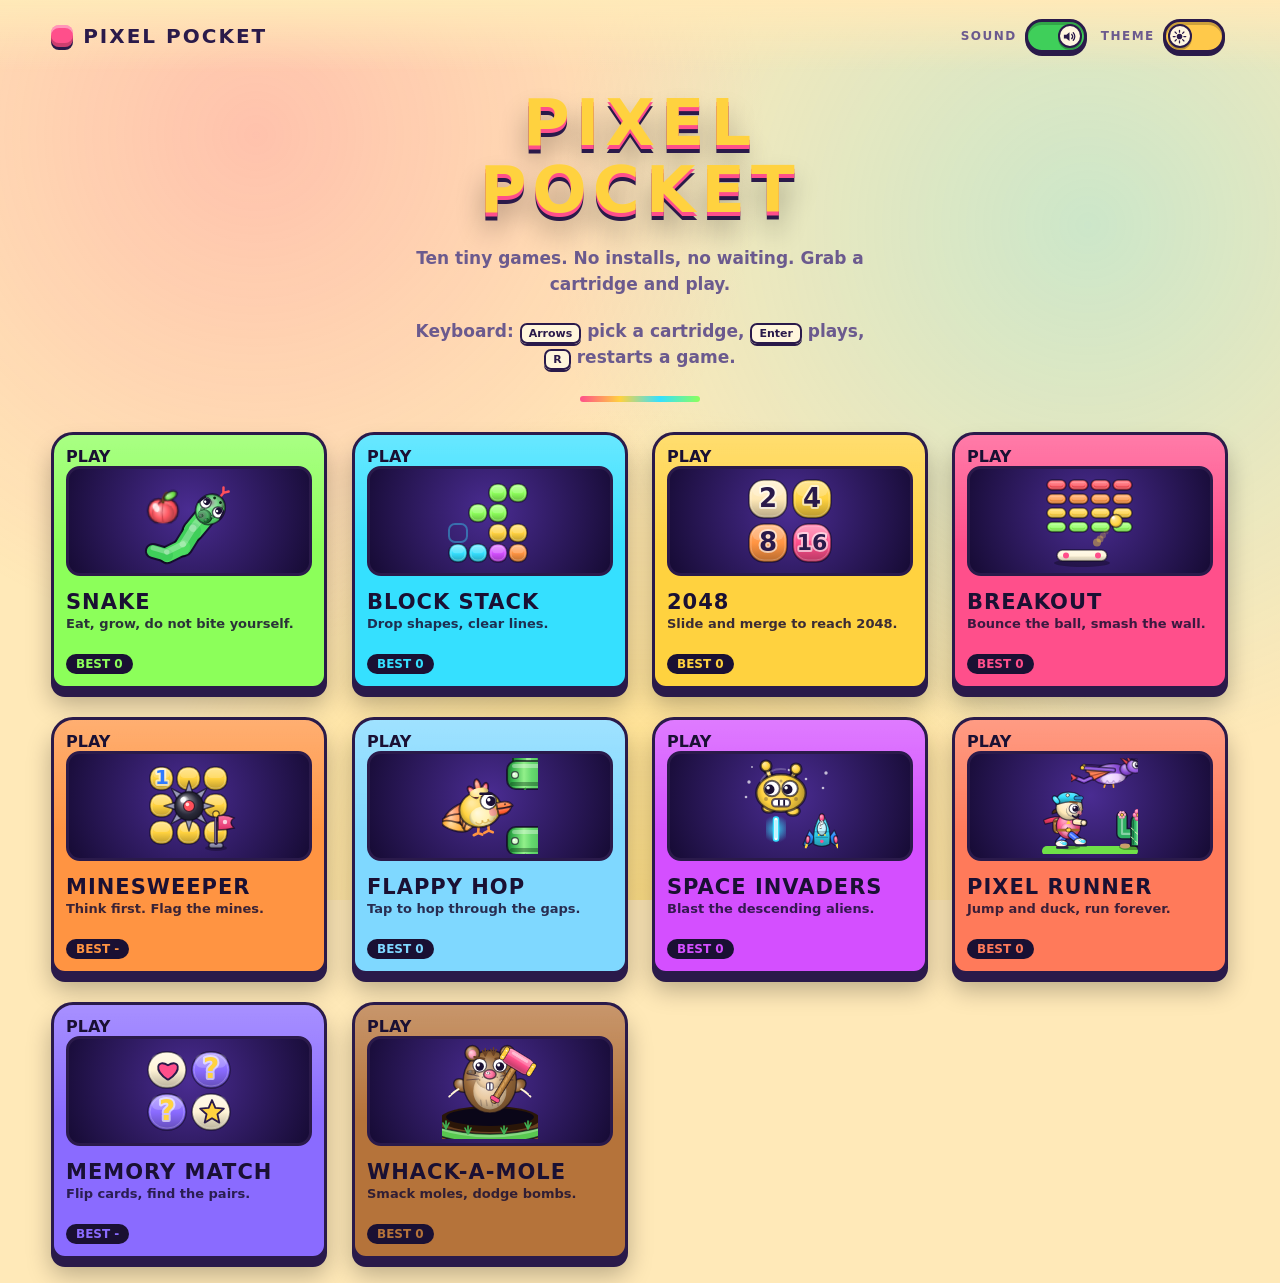
<file: index.html>
<!DOCTYPE html>
<html lang="en" data-mode="night">
<head>
  <meta charset="UTF-8">
  <meta name="viewport" content="width=device-width, initial-scale=1.0">
  <meta name="description" content="Pixel Pocket - ten tiny pixel games including Snake, Block Stack, 2048, Breakout, Minesweeper, Flappy Hop, Space Invaders, Runner, Memory Match and Whack-a-Mole.">
  <title>Pixel Pocket</title>
  <link rel="icon" href="favicon.svg" type="image/svg+xml">
  <link rel="stylesheet" href="pixel.css">
</head>
<body>
  <a class="skip" href="#carts">Skip to games</a>
  <header class="bar">
    <a class="logo" href="index.html"><i></i>Pixel Pocket</a>
    <div class="bar-r"><button class="tgl" id="sound-btn" type="button" role="switch" aria-checked="true" aria-label="Sound"><span class="tgl-label">Sound</span><span class="tgl-track"><span class="tgl-knob"><svg class="i-on" viewBox="0 0 24 24" aria-hidden="true"><path d="M3 9v6h4l5 4V5L7 9H3z" fill="currentColor"/><path d="M15.5 8.5a5 5 0 0 1 0 7M18 6a8.5 8.5 0 0 1 0 12" fill="none" stroke="currentColor" stroke-width="2" stroke-linecap="round"/></svg><svg class="i-off" viewBox="0 0 24 24" aria-hidden="true"><path d="M3 9v6h4l5 4V5L7 9H3z" fill="currentColor"/><path d="M16 9l5 6M21 9l-5 6" fill="none" stroke="currentColor" stroke-width="2" stroke-linecap="round"/></svg></span></span></button><button class="tgl" id="mode-btn" type="button" role="switch" aria-checked="true" aria-label="Night mode"><span class="tgl-label">Theme</span><span class="tgl-track"><span class="tgl-knob"><svg class="i-on" viewBox="0 0 24 24" aria-hidden="true"><path d="M20 14.5A8.5 8.5 0 0 1 9.5 4a8.5 8.5 0 1 0 10.5 10.5z" fill="currentColor"/></svg><svg class="i-off" viewBox="0 0 24 24" aria-hidden="true"><circle cx="12" cy="12" r="4.5" fill="currentColor"/><path d="M12 2v3M12 19v3M2 12h3M19 12h3M4.9 4.9l2.1 2.1M17 17l2.1 2.1M4.9 19.1L7 17M17 7l2.1-2.1" stroke="currentColor" stroke-width="2" stroke-linecap="round"/></svg></span></span></button></div>
  </header>
  <main>
    <section class="hero">
      <h1>Pixel<br>Pocket</h1>
      <p>Ten tiny games. No installs, no waiting. Grab a cartridge and play.</p>
      <p class="kbd-hint">Keyboard: <kbd>Arrows</kbd> pick a cartridge, <kbd>Enter</kbd> plays, <kbd>R</kbd> restarts a game.</p>
    </section>
    <ul class="carts" id="carts">
      <li style="--i:0"><a class="cart" style="--c:#8cff5a" href="Games/snake/index.html" data-g="snake"><div class="art"><canvas data-art="snake"></canvas></div><h2>Snake</h2><p>Eat, grow, do not bite yourself.</p><span class="score">Best <b>0</b></span></a></li>
      <li style="--i:1"><a class="cart" style="--c:#35e0ff" href="Games/blocks/index.html" data-g="blocks"><div class="art"><canvas data-art="blocks"></canvas></div><h2>Block Stack</h2><p>Drop shapes, clear lines.</p><span class="score">Best <b>0</b></span></a></li>
      <li style="--i:2"><a class="cart" style="--c:#ffd23f" href="Games/2048/index.html" data-g="2048"><div class="art"><canvas data-art="2048"></canvas></div><h2>2048</h2><p>Slide and merge to reach 2048.</p><span class="score">Best <b>0</b></span></a></li>
      <li style="--i:3"><a class="cart" style="--c:#ff4f8b" href="Games/breakout/index.html" data-g="breakout"><div class="art"><canvas data-art="breakout"></canvas></div><h2>Breakout</h2><p>Bounce the ball, smash the wall.</p><span class="score">Best <b>0</b></span></a></li>
      <li style="--i:4"><a class="cart" style="--c:#ff9442" href="Games/mines/index.html" data-g="mines"><div class="art"><canvas data-art="mines"></canvas></div><h2>Minesweeper</h2><p>Think first. Flag the mines.</p><span class="score">Best <b>-</b></span></a></li>
      <li style="--i:5"><a class="cart" style="--c:#7fd8ff" href="Games/flappy/index.html" data-g="flappy"><div class="art"><canvas data-art="flappy"></canvas></div><h2>Flappy Hop</h2><p>Tap to hop through the gaps.</p><span class="score">Best <b>0</b></span></a></li>
      <li style="--i:6"><a class="cart" style="--c:#d44fff" href="Games/invaders/index.html" data-g="invaders"><div class="art"><canvas data-art="invaders"></canvas></div><h2>Space Invaders</h2><p>Blast the descending aliens.</p><span class="score">Best <b>0</b></span></a></li>
      <li style="--i:7"><a class="cart" style="--c:#ff7a5a" href="Games/runner/index.html" data-g="runner"><div class="art"><canvas data-art="runner"></canvas></div><h2>Pixel Runner</h2><p>Jump and duck, run forever.</p><span class="score">Best <b>0</b></span></a></li>
      <li style="--i:8"><a class="cart" style="--c:#8a6bff" href="Games/memory/index.html" data-g="memory"><div class="art"><canvas data-art="memory"></canvas></div><h2>Memory Match</h2><p>Flip cards, find the pairs.</p><span class="score">Best <b>-</b></span></a></li>
      <li style="--i:9"><a class="cart" style="--c:#b5733a" href="Games/whack/index.html" data-g="whack"><div class="art"><canvas data-art="whack"></canvas></div><h2>Whack-a-Mole</h2><p>Smack moles, dodge bombs.</p><span class="score">Best <b>0</b></span></a></li>
    </ul>
  </main>
  <script src="pixel.js"></script>
  <script src="props.js"></script>
  <script src="art.js"></script>
</body>
</html>
</file>
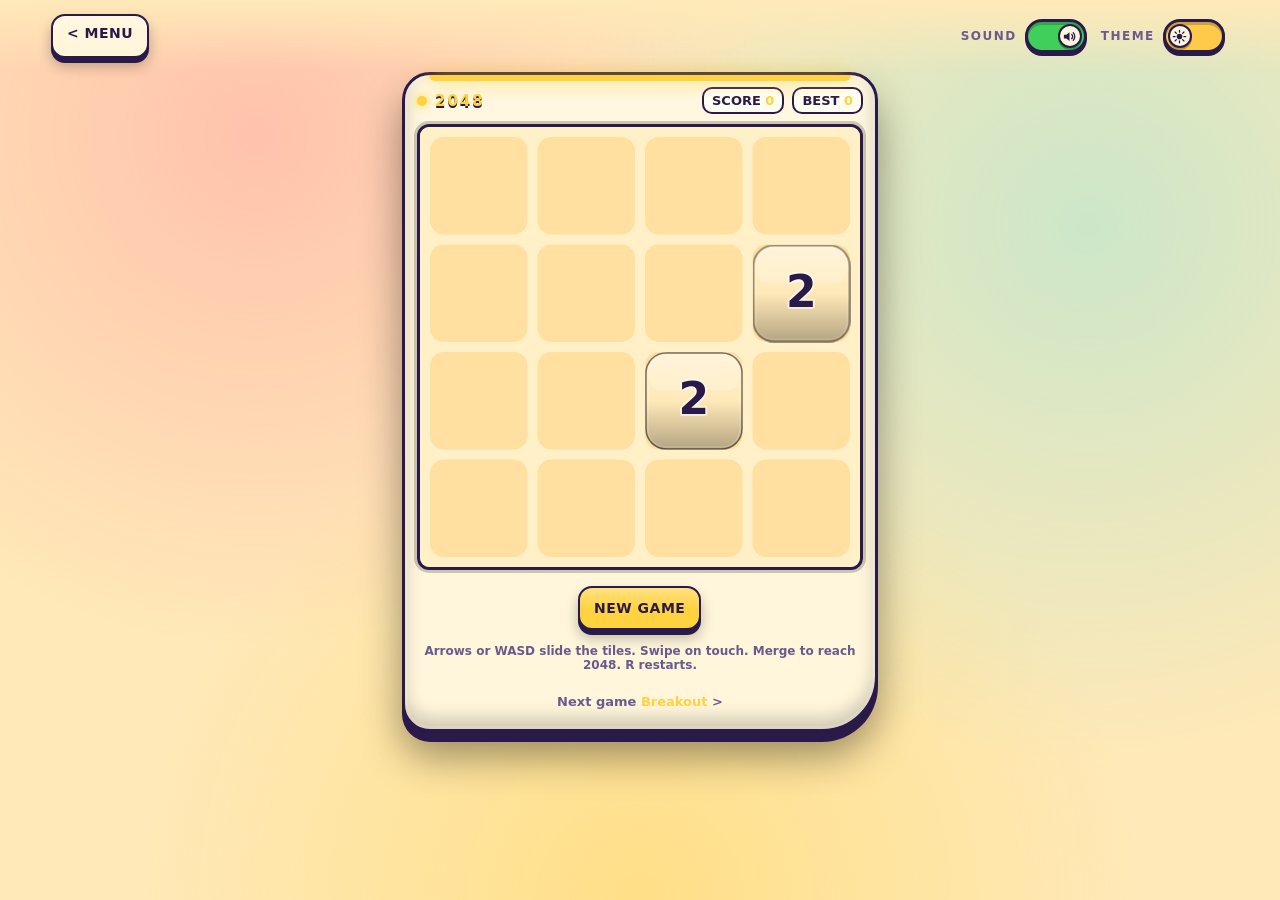
<file: Games/2048/index.html>
<!DOCTYPE html>
<html lang="en" data-mode="night">
<head>
  <meta charset="UTF-8">
  <meta name="viewport" content="width=device-width, initial-scale=1.0">
  <meta name="description" content="2048 - a quick game in Pixel Pocket.">
  <title>2048 | Pixel Pocket</title>
  <link rel="icon" href="../../favicon.svg" type="image/svg+xml">
  <link rel="stylesheet" href="../../pixel.css">
</head>
<body>
  <a class="skip" href="#cv">Skip to game</a>
  <header class="bar">
    <a class="btn alt" href="../../index.html">&lt; Menu</a>
    <div class="bar-r"><button class="tgl" id="sound-btn" type="button" role="switch" aria-checked="true" aria-label="Sound"><span class="tgl-label">Sound</span><span class="tgl-track"><span class="tgl-knob"><svg class="i-on" viewBox="0 0 24 24" aria-hidden="true"><path d="M3 9v6h4l5 4V5L7 9H3z" fill="currentColor"/><path d="M15.5 8.5a5 5 0 0 1 0 7M18 6a8.5 8.5 0 0 1 0 12" fill="none" stroke="currentColor" stroke-width="2" stroke-linecap="round"/></svg><svg class="i-off" viewBox="0 0 24 24" aria-hidden="true"><path d="M3 9v6h4l5 4V5L7 9H3z" fill="currentColor"/><path d="M16 9l5 6M21 9l-5 6" fill="none" stroke="currentColor" stroke-width="2" stroke-linecap="round"/></svg></span></span></button><button class="tgl" id="mode-btn" type="button" role="switch" aria-checked="true" aria-label="Night mode"><span class="tgl-label">Theme</span><span class="tgl-track"><span class="tgl-knob"><svg class="i-on" viewBox="0 0 24 24" aria-hidden="true"><path d="M20 14.5A8.5 8.5 0 0 1 9.5 4a8.5 8.5 0 1 0 10.5 10.5z" fill="currentColor"/></svg><svg class="i-off" viewBox="0 0 24 24" aria-hidden="true"><circle cx="12" cy="12" r="4.5" fill="currentColor"/><path d="M12 2v3M12 19v3M2 12h3M19 12h3M4.9 4.9l2.1 2.1M17 17l2.1 2.1M4.9 19.1L7 17M17 7l2.1-2.1" stroke="currentColor" stroke-width="2" stroke-linecap="round"/></svg></span></span></button></div>
  </header>
  <main>
    <section class="handheld" style="--w:480px" aria-label="2048">
      <div class="hh-top"><h1 class="tag" style="margin:0;font-size:13px"><span class="led"></span>2048</h1><div class="hud"><span>Score <b id="sc">0</b></span><span>Best <b id="bs">0</b></span></div></div>
      <div class="screen">
        <canvas id="cv" width="440" height="440" role="img" aria-label="2048 board"></canvas>
        <div class="overlay" id="ov"><h2 id="ov-t">2048</h2><p id="ov-p">Good luck!</p></div>
      </div>
      <div class="hh-foot"><button class="btn" id="again" type="button">New game</button></div>
      <div class="pad" aria-label="Touch controls"><button class="btn u" data-k="ArrowUp" aria-label="Up">^</button><button class="btn l" data-k="ArrowLeft" aria-label="Left">&lt;</button><button class="btn r" data-k="ArrowRight" aria-label="Right">&gt;</button><button class="btn d" data-k="ArrowDown" aria-label="Down">v</button></div>
      <p class="help">Arrows or WASD slide the tiles. Swipe on touch. Merge to reach 2048. R restarts.</p>
    </section>
  </main>
  <script src="../../pixel.js"></script>
  <script src="../../props.js"></script>
  <script src="game.js"></script>
</body>
</html>
</file>
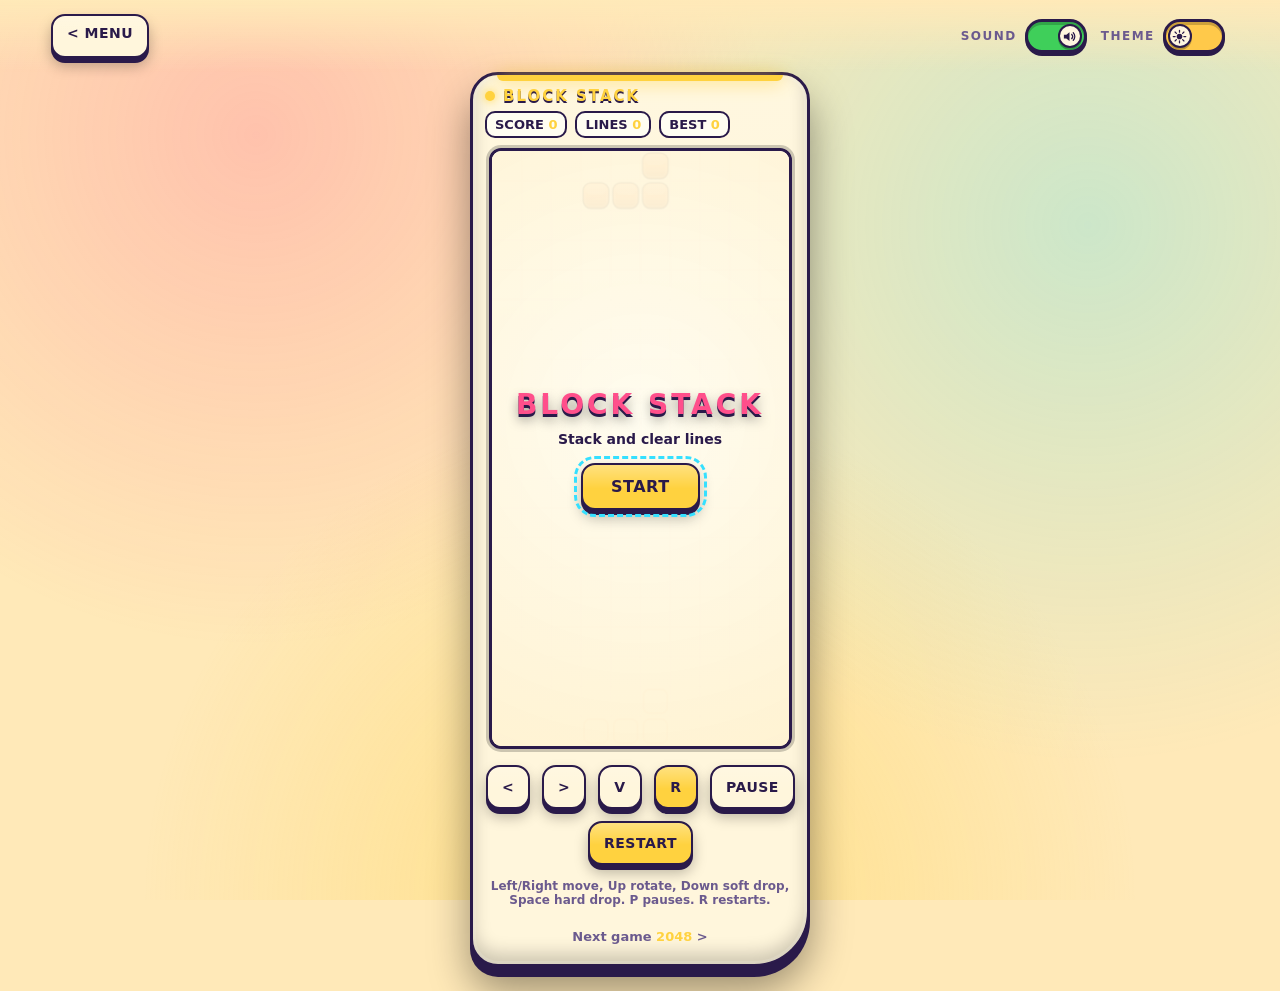
<file: Games/blocks/index.html>
<!DOCTYPE html>
<html lang="en" data-mode="night">
<head>
  <meta charset="UTF-8">
  <meta name="viewport" content="width=device-width, initial-scale=1.0">
  <meta name="description" content="Block Stack - a quick game in Pixel Pocket.">
  <title>Block Stack | Pixel Pocket</title>
  <link rel="icon" href="../../favicon.svg" type="image/svg+xml">
  <link rel="stylesheet" href="../../pixel.css">
</head>
<body>
  <a class="skip" href="#cv">Skip to game</a>
  <header class="bar">
    <a class="btn alt" href="../../index.html">&lt; Menu</a>
    <div class="bar-r"><button class="tgl" id="sound-btn" type="button" role="switch" aria-checked="true" aria-label="Sound"><span class="tgl-label">Sound</span><span class="tgl-track"><span class="tgl-knob"><svg class="i-on" viewBox="0 0 24 24" aria-hidden="true"><path d="M3 9v6h4l5 4V5L7 9H3z" fill="currentColor"/><path d="M15.5 8.5a5 5 0 0 1 0 7M18 6a8.5 8.5 0 0 1 0 12" fill="none" stroke="currentColor" stroke-width="2" stroke-linecap="round"/></svg><svg class="i-off" viewBox="0 0 24 24" aria-hidden="true"><path d="M3 9v6h4l5 4V5L7 9H3z" fill="currentColor"/><path d="M16 9l5 6M21 9l-5 6" fill="none" stroke="currentColor" stroke-width="2" stroke-linecap="round"/></svg></span></span></button><button class="tgl" id="mode-btn" type="button" role="switch" aria-checked="true" aria-label="Night mode"><span class="tgl-label">Theme</span><span class="tgl-track"><span class="tgl-knob"><svg class="i-on" viewBox="0 0 24 24" aria-hidden="true"><path d="M20 14.5A8.5 8.5 0 0 1 9.5 4a8.5 8.5 0 1 0 10.5 10.5z" fill="currentColor"/></svg><svg class="i-off" viewBox="0 0 24 24" aria-hidden="true"><circle cx="12" cy="12" r="4.5" fill="currentColor"/><path d="M12 2v3M12 19v3M2 12h3M19 12h3M4.9 4.9l2.1 2.1M17 17l2.1 2.1M4.9 19.1L7 17M17 7l2.1-2.1" stroke="currentColor" stroke-width="2" stroke-linecap="round"/></svg></span></span></button></div>
  </header>
  <main>
    <section class="handheld" style="--w:420px" aria-label="Block Stack">
      <div class="hh-top"><h1 class="tag" style="margin:0;font-size:13px"><span class="led"></span>Block Stack</h1><div class="hud"><span>Score <b id="sc">0</b></span><span>Lines <b id="ln">0</b></span><span>Best <b id="bs">0</b></span></div></div>
      <div class="screen">
        <canvas id="cv" width="300" height="600" role="img" aria-label="Block Stack board"></canvas>
        <div class="overlay" id="ov"><h2 id="ov-t">Block Stack</h2><p id="ov-p">Tap Start</p><button class="btn" id="start" type="button">Start</button></div>
      </div>
      <div class="hh-foot"><button class="btn alt sq" id="bl" type="button" aria-label="Left">&lt;</button><button class="btn alt sq" id="br" type="button" aria-label="Right">&gt;</button><button class="btn alt sq" id="bd" type="button" aria-label="Drop">v</button><button class="btn sq" id="bu" type="button" aria-label="Rotate">R</button><button class="btn alt" id="pause" type="button">Pause</button><button class="btn" id="again" type="button">Restart</button></div>
      <p class="help">Left/Right move, Up rotate, Down soft drop, Space hard drop. P pauses. R restarts.</p>
    </section>
  </main>
  <script src="../../pixel.js"></script>
  <script src="../../props.js"></script>
  <script src="game.js"></script>
</body>
</html>
</file>
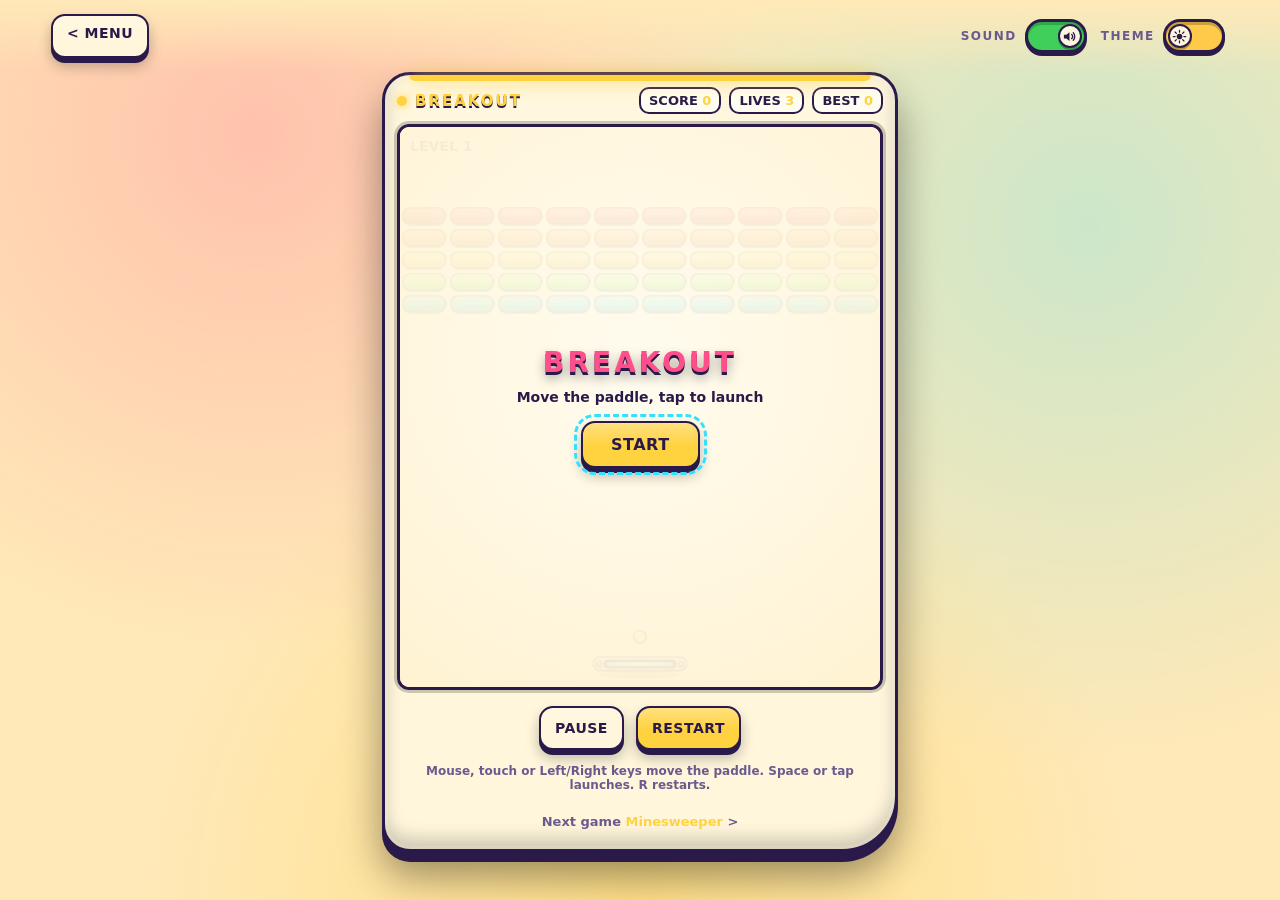
<file: Games/breakout/index.html>
<!DOCTYPE html>
<html lang="en" data-mode="night">
<head>
  <meta charset="UTF-8">
  <meta name="viewport" content="width=device-width, initial-scale=1.0">
  <meta name="description" content="Breakout - a quick game in Pixel Pocket.">
  <title>Breakout | Pixel Pocket</title>
  <link rel="icon" href="../../favicon.svg" type="image/svg+xml">
  <link rel="stylesheet" href="../../pixel.css">
</head>
<body>
  <a class="skip" href="#cv">Skip to game</a>
  <header class="bar">
    <a class="btn alt" href="../../index.html">&lt; Menu</a>
    <div class="bar-r"><button class="tgl" id="sound-btn" type="button" role="switch" aria-checked="true" aria-label="Sound"><span class="tgl-label">Sound</span><span class="tgl-track"><span class="tgl-knob"><svg class="i-on" viewBox="0 0 24 24" aria-hidden="true"><path d="M3 9v6h4l5 4V5L7 9H3z" fill="currentColor"/><path d="M15.5 8.5a5 5 0 0 1 0 7M18 6a8.5 8.5 0 0 1 0 12" fill="none" stroke="currentColor" stroke-width="2" stroke-linecap="round"/></svg><svg class="i-off" viewBox="0 0 24 24" aria-hidden="true"><path d="M3 9v6h4l5 4V5L7 9H3z" fill="currentColor"/><path d="M16 9l5 6M21 9l-5 6" fill="none" stroke="currentColor" stroke-width="2" stroke-linecap="round"/></svg></span></span></button><button class="tgl" id="mode-btn" type="button" role="switch" aria-checked="true" aria-label="Night mode"><span class="tgl-label">Theme</span><span class="tgl-track"><span class="tgl-knob"><svg class="i-on" viewBox="0 0 24 24" aria-hidden="true"><path d="M20 14.5A8.5 8.5 0 0 1 9.5 4a8.5 8.5 0 1 0 10.5 10.5z" fill="currentColor"/></svg><svg class="i-off" viewBox="0 0 24 24" aria-hidden="true"><circle cx="12" cy="12" r="4.5" fill="currentColor"/><path d="M12 2v3M12 19v3M2 12h3M19 12h3M4.9 4.9l2.1 2.1M17 17l2.1 2.1M4.9 19.1L7 17M17 7l2.1-2.1" stroke="currentColor" stroke-width="2" stroke-linecap="round"/></svg></span></span></button></div>
  </header>
  <main>
    <section class="handheld" style="--w:560px" aria-label="Breakout">
      <div class="hh-top"><h1 class="tag" style="margin:0;font-size:13px"><span class="led"></span>Breakout</h1><div class="hud"><span>Score <b id="sc">0</b></span><span>Lives <b id="lv">3</b></span><span>Best <b id="bs">0</b></span></div></div>
      <div class="screen">
        <canvas id="cv" width="480" height="560" role="img" aria-label="Breakout board"></canvas>
        <div class="overlay" id="ov"><h2 id="ov-t">Breakout</h2><p id="ov-p">Tap Start</p><button class="btn" id="start" type="button">Start</button></div>
      </div>
      <div class="hh-foot"><button class="btn alt" id="pause" type="button">Pause</button><button class="btn" id="again" type="button">Restart</button></div>
      <p class="help">Mouse, touch or Left/Right keys move the paddle. Space or tap launches. R restarts.</p>
    </section>
  </main>
  <script src="../../pixel.js"></script>
  <script src="../../props.js"></script>
  <script src="game.js"></script>
</body>
</html>
</file>
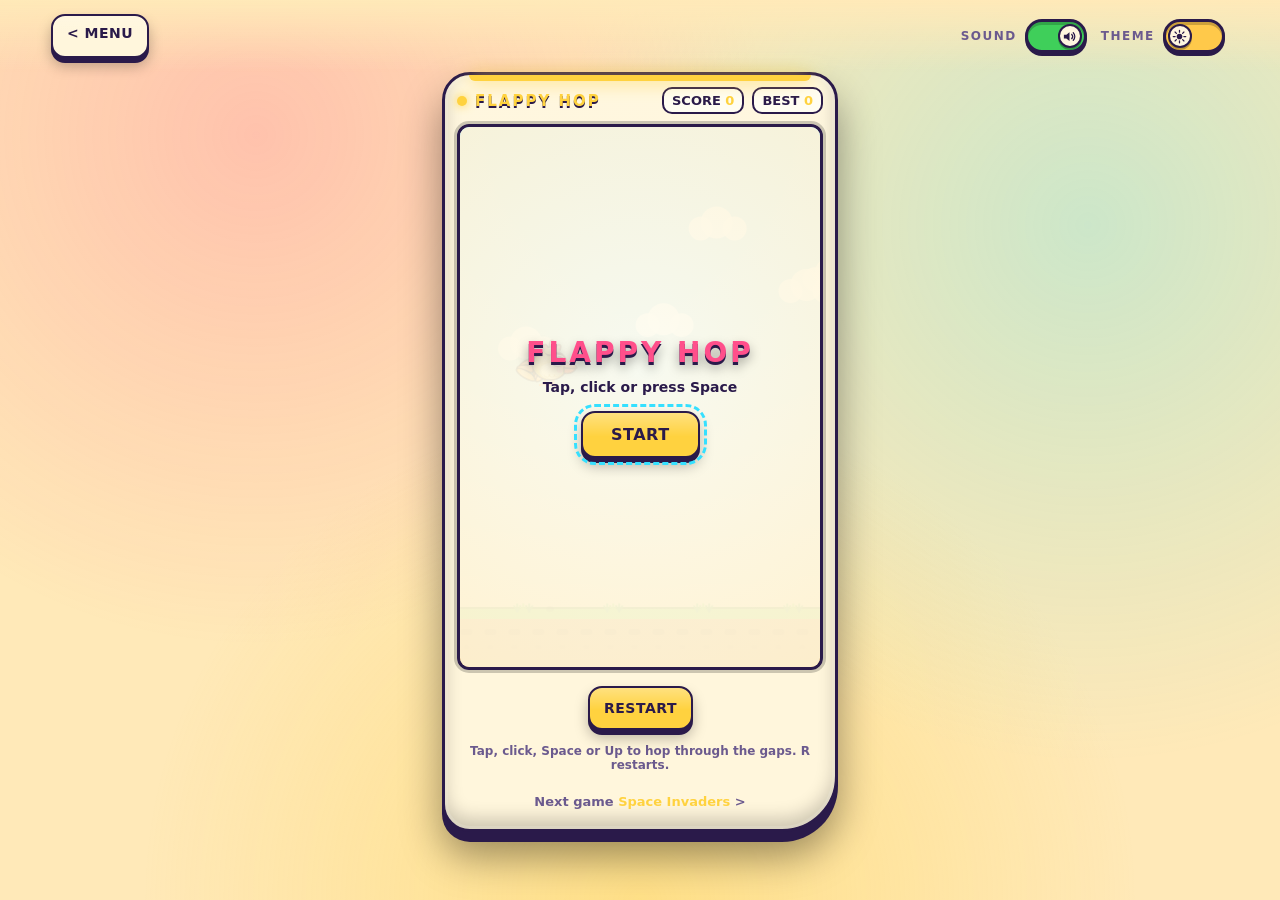
<file: Games/flappy/index.html>
<!DOCTYPE html>
<html lang="en" data-mode="night">
<head>
  <meta charset="UTF-8">
  <meta name="viewport" content="width=device-width, initial-scale=1.0">
  <meta name="description" content="Flappy Hop - a quick game in Pixel Pocket.">
  <title>Flappy Hop | Pixel Pocket</title>
  <link rel="icon" href="../../favicon.svg" type="image/svg+xml">
  <link rel="stylesheet" href="../../pixel.css">
</head>
<body>
  <a class="skip" href="#cv">Skip to game</a>
  <header class="bar">
    <a class="btn alt" href="../../index.html">&lt; Menu</a>
    <div class="bar-r"><button class="tgl" id="sound-btn" type="button" role="switch" aria-checked="true" aria-label="Sound"><span class="tgl-label">Sound</span><span class="tgl-track"><span class="tgl-knob"><svg class="i-on" viewBox="0 0 24 24" aria-hidden="true"><path d="M3 9v6h4l5 4V5L7 9H3z" fill="currentColor"/><path d="M15.5 8.5a5 5 0 0 1 0 7M18 6a8.5 8.5 0 0 1 0 12" fill="none" stroke="currentColor" stroke-width="2" stroke-linecap="round"/></svg><svg class="i-off" viewBox="0 0 24 24" aria-hidden="true"><path d="M3 9v6h4l5 4V5L7 9H3z" fill="currentColor"/><path d="M16 9l5 6M21 9l-5 6" fill="none" stroke="currentColor" stroke-width="2" stroke-linecap="round"/></svg></span></span></button><button class="tgl" id="mode-btn" type="button" role="switch" aria-checked="true" aria-label="Night mode"><span class="tgl-label">Theme</span><span class="tgl-track"><span class="tgl-knob"><svg class="i-on" viewBox="0 0 24 24" aria-hidden="true"><path d="M20 14.5A8.5 8.5 0 0 1 9.5 4a8.5 8.5 0 1 0 10.5 10.5z" fill="currentColor"/></svg><svg class="i-off" viewBox="0 0 24 24" aria-hidden="true"><circle cx="12" cy="12" r="4.5" fill="currentColor"/><path d="M12 2v3M12 19v3M2 12h3M19 12h3M4.9 4.9l2.1 2.1M17 17l2.1 2.1M4.9 19.1L7 17M17 7l2.1-2.1" stroke="currentColor" stroke-width="2" stroke-linecap="round"/></svg></span></span></button></div>
  </header>
  <main>
    <section class="handheld" style="--w:420px" aria-label="Flappy Hop">
      <div class="hh-top"><h1 class="tag" style="margin:0;font-size:13px"><span class="led"></span>Flappy Hop</h1><div class="hud"><span>Score <b id="sc">0</b></span><span>Best <b id="bs">0</b></span></div></div>
      <div class="screen">
        <canvas id="cv" width="360" height="540" role="img" aria-label="Flappy Hop"></canvas>
        <div class="overlay" id="ov"><h2 id="ov-t">Flappy Hop</h2><p id="ov-p">Tap to hop</p><button class="btn" id="start" type="button">Start</button></div>
      </div>
      <div class="hh-foot"><button class="btn" id="again" type="button">Restart</button></div>
      <p class="help">Tap, click, Space or Up to hop through the gaps. R restarts.</p>
    </section>
  </main>
  <script src="../../pixel.js"></script>
  <script src="../../props.js"></script>
  <script src="game.js"></script>
</body>
</html>
</file>
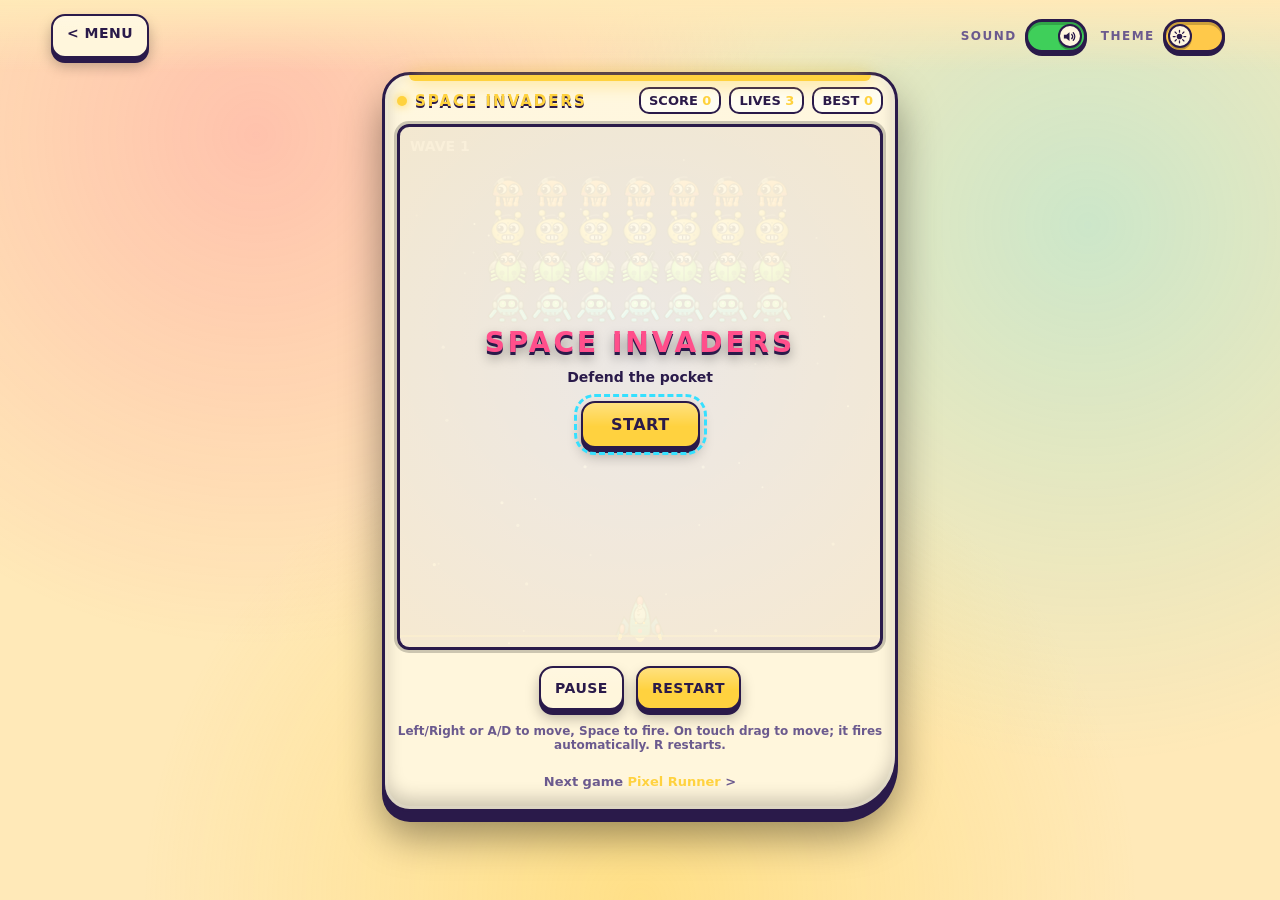
<file: Games/invaders/index.html>
<!DOCTYPE html>
<html lang="en" data-mode="night">
<head>
  <meta charset="UTF-8">
  <meta name="viewport" content="width=device-width, initial-scale=1.0">
  <meta name="description" content="Space Invaders - a quick game in Pixel Pocket.">
  <title>Space Invaders | Pixel Pocket</title>
  <link rel="icon" href="../../favicon.svg" type="image/svg+xml">
  <link rel="stylesheet" href="../../pixel.css">
</head>
<body>
  <a class="skip" href="#cv">Skip to game</a>
  <header class="bar">
    <a class="btn alt" href="../../index.html">&lt; Menu</a>
    <div class="bar-r"><button class="tgl" id="sound-btn" type="button" role="switch" aria-checked="true" aria-label="Sound"><span class="tgl-label">Sound</span><span class="tgl-track"><span class="tgl-knob"><svg class="i-on" viewBox="0 0 24 24" aria-hidden="true"><path d="M3 9v6h4l5 4V5L7 9H3z" fill="currentColor"/><path d="M15.5 8.5a5 5 0 0 1 0 7M18 6a8.5 8.5 0 0 1 0 12" fill="none" stroke="currentColor" stroke-width="2" stroke-linecap="round"/></svg><svg class="i-off" viewBox="0 0 24 24" aria-hidden="true"><path d="M3 9v6h4l5 4V5L7 9H3z" fill="currentColor"/><path d="M16 9l5 6M21 9l-5 6" fill="none" stroke="currentColor" stroke-width="2" stroke-linecap="round"/></svg></span></span></button><button class="tgl" id="mode-btn" type="button" role="switch" aria-checked="true" aria-label="Night mode"><span class="tgl-label">Theme</span><span class="tgl-track"><span class="tgl-knob"><svg class="i-on" viewBox="0 0 24 24" aria-hidden="true"><path d="M20 14.5A8.5 8.5 0 0 1 9.5 4a8.5 8.5 0 1 0 10.5 10.5z" fill="currentColor"/></svg><svg class="i-off" viewBox="0 0 24 24" aria-hidden="true"><circle cx="12" cy="12" r="4.5" fill="currentColor"/><path d="M12 2v3M12 19v3M2 12h3M19 12h3M4.9 4.9l2.1 2.1M17 17l2.1 2.1M4.9 19.1L7 17M17 7l2.1-2.1" stroke="currentColor" stroke-width="2" stroke-linecap="round"/></svg></span></span></button></div>
  </header>
  <main>
    <section class="handheld" style="--w:560px" aria-label="Space Invaders">
      <div class="hh-top"><h1 class="tag" style="margin:0;font-size:13px"><span class="led"></span>Space Invaders</h1><div class="hud"><span>Score <b id="sc">0</b></span><span>Lives <b id="lv">3</b></span><span>Best <b id="bs">0</b></span></div></div>
      <div class="screen">
        <canvas id="cv" width="480" height="520" role="img" aria-label="Space Invaders"></canvas>
        <div class="overlay" id="ov"><h2 id="ov-t">Space Invaders</h2><p id="ov-p">Defend the pocket</p><button class="btn" id="start" type="button">Start</button></div>
      </div>
      <div class="hh-foot"><button class="btn alt" id="pause" type="button">Pause</button><button class="btn" id="again" type="button">Restart</button></div>
      <p class="help">Left/Right or A/D to move, Space to fire. On touch drag to move; it fires automatically. R restarts.</p>
    </section>
  </main>
  <script src="../../pixel.js"></script>
  <script src="../../props.js"></script>
  <script src="game.js"></script>
</body>
</html>
</file>
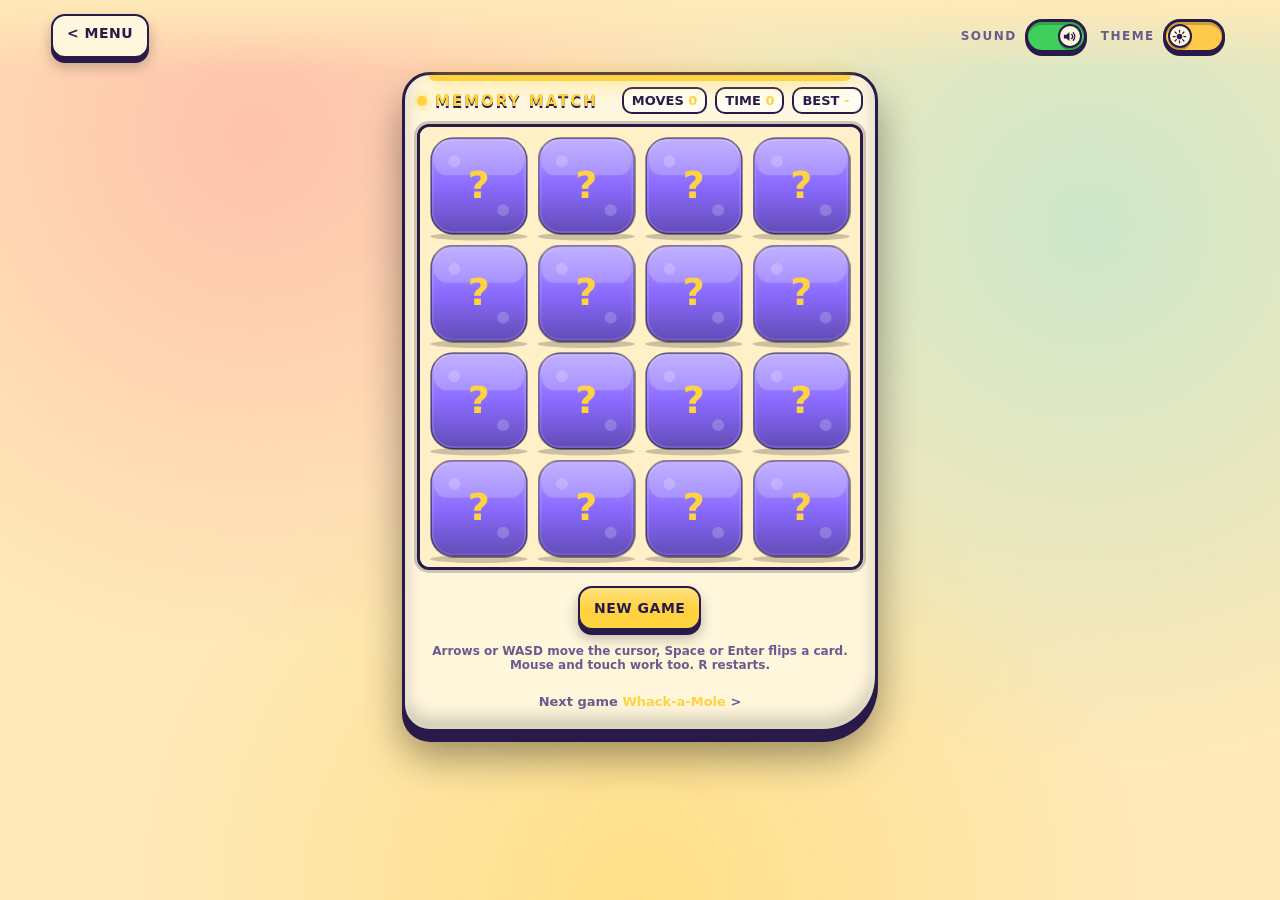
<file: Games/memory/index.html>
<!DOCTYPE html>
<html lang="en" data-mode="night">
<head>
  <meta charset="UTF-8">
  <meta name="viewport" content="width=device-width, initial-scale=1.0">
  <meta name="description" content="Memory Match - a quick game in Pixel Pocket.">
  <title>Memory Match | Pixel Pocket</title>
  <link rel="icon" href="../../favicon.svg" type="image/svg+xml">
  <link rel="stylesheet" href="../../pixel.css">
</head>
<body>
  <a class="skip" href="#cv">Skip to game</a>
  <header class="bar">
    <a class="btn alt" href="../../index.html">&lt; Menu</a>
    <div class="bar-r"><button class="tgl" id="sound-btn" type="button" role="switch" aria-checked="true" aria-label="Sound"><span class="tgl-label">Sound</span><span class="tgl-track"><span class="tgl-knob"><svg class="i-on" viewBox="0 0 24 24" aria-hidden="true"><path d="M3 9v6h4l5 4V5L7 9H3z" fill="currentColor"/><path d="M15.5 8.5a5 5 0 0 1 0 7M18 6a8.5 8.5 0 0 1 0 12" fill="none" stroke="currentColor" stroke-width="2" stroke-linecap="round"/></svg><svg class="i-off" viewBox="0 0 24 24" aria-hidden="true"><path d="M3 9v6h4l5 4V5L7 9H3z" fill="currentColor"/><path d="M16 9l5 6M21 9l-5 6" fill="none" stroke="currentColor" stroke-width="2" stroke-linecap="round"/></svg></span></span></button><button class="tgl" id="mode-btn" type="button" role="switch" aria-checked="true" aria-label="Night mode"><span class="tgl-label">Theme</span><span class="tgl-track"><span class="tgl-knob"><svg class="i-on" viewBox="0 0 24 24" aria-hidden="true"><path d="M20 14.5A8.5 8.5 0 0 1 9.5 4a8.5 8.5 0 1 0 10.5 10.5z" fill="currentColor"/></svg><svg class="i-off" viewBox="0 0 24 24" aria-hidden="true"><circle cx="12" cy="12" r="4.5" fill="currentColor"/><path d="M12 2v3M12 19v3M2 12h3M19 12h3M4.9 4.9l2.1 2.1M17 17l2.1 2.1M4.9 19.1L7 17M17 7l2.1-2.1" stroke="currentColor" stroke-width="2" stroke-linecap="round"/></svg></span></span></button></div>
  </header>
  <main>
    <section class="handheld" style="--w:520px" aria-label="Memory Match">
      <div class="hh-top"><h1 class="tag" style="margin:0;font-size:13px"><span class="led"></span>Memory Match</h1><div class="hud"><span>Moves <b id="mv">0</b></span><span>Time <b id="tm">0</b></span><span>Best <b id="bs">-</b></span></div></div>
      <div class="screen">
        <canvas id="cv" width="440" height="440" role="img" aria-label="Memory Match board"></canvas>
        <div class="overlay" id="ov"><h2 id="ov-t">Memory Match</h2><p id="ov-p">Good luck!</p></div>
      </div>
      <div class="hh-foot"><button class="btn" id="again" type="button">New game</button></div>
      <p class="help">Arrows or WASD move the cursor, Space or Enter flips a card. Mouse and touch work too. R restarts.</p>
    </section>
  </main>
  <script src="../../pixel.js"></script>
  <script src="../../props.js"></script>
  <script src="game.js"></script>
</body>
</html>
</file>
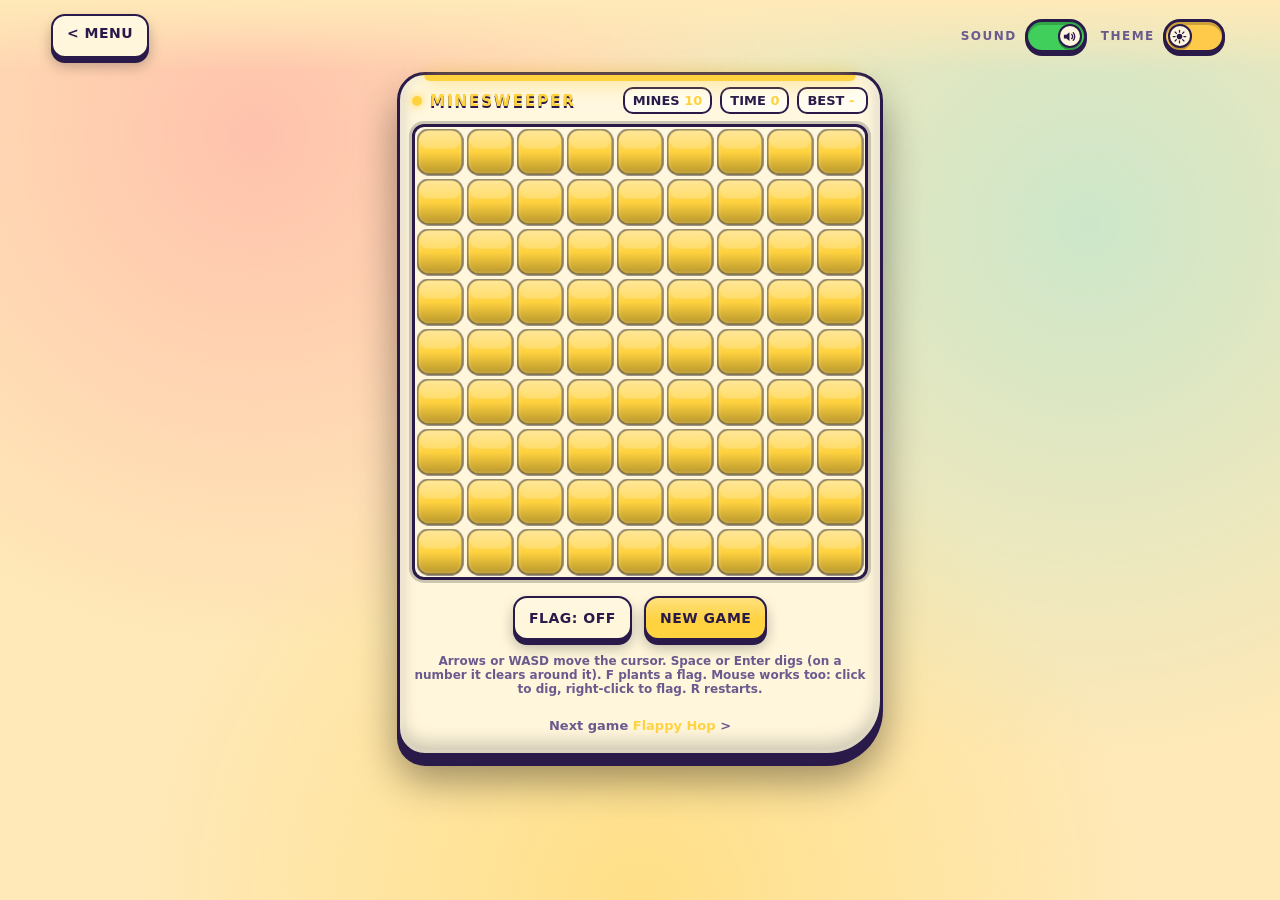
<file: Games/mines/index.html>
<!DOCTYPE html>
<html lang="en" data-mode="night">
<head>
  <meta charset="UTF-8">
  <meta name="viewport" content="width=device-width, initial-scale=1.0">
  <meta name="description" content="Minesweeper - a quick game in Pixel Pocket.">
  <title>Minesweeper | Pixel Pocket</title>
  <link rel="icon" href="../../favicon.svg" type="image/svg+xml">
  <link rel="stylesheet" href="../../pixel.css">
</head>
<body>
  <a class="skip" href="#cv">Skip to game</a>
  <header class="bar">
    <a class="btn alt" href="../../index.html">&lt; Menu</a>
    <div class="bar-r"><button class="tgl" id="sound-btn" type="button" role="switch" aria-checked="true" aria-label="Sound"><span class="tgl-label">Sound</span><span class="tgl-track"><span class="tgl-knob"><svg class="i-on" viewBox="0 0 24 24" aria-hidden="true"><path d="M3 9v6h4l5 4V5L7 9H3z" fill="currentColor"/><path d="M15.5 8.5a5 5 0 0 1 0 7M18 6a8.5 8.5 0 0 1 0 12" fill="none" stroke="currentColor" stroke-width="2" stroke-linecap="round"/></svg><svg class="i-off" viewBox="0 0 24 24" aria-hidden="true"><path d="M3 9v6h4l5 4V5L7 9H3z" fill="currentColor"/><path d="M16 9l5 6M21 9l-5 6" fill="none" stroke="currentColor" stroke-width="2" stroke-linecap="round"/></svg></span></span></button><button class="tgl" id="mode-btn" type="button" role="switch" aria-checked="true" aria-label="Night mode"><span class="tgl-label">Theme</span><span class="tgl-track"><span class="tgl-knob"><svg class="i-on" viewBox="0 0 24 24" aria-hidden="true"><path d="M20 14.5A8.5 8.5 0 0 1 9.5 4a8.5 8.5 0 1 0 10.5 10.5z" fill="currentColor"/></svg><svg class="i-off" viewBox="0 0 24 24" aria-hidden="true"><circle cx="12" cy="12" r="4.5" fill="currentColor"/><path d="M12 2v3M12 19v3M2 12h3M19 12h3M4.9 4.9l2.1 2.1M17 17l2.1 2.1M4.9 19.1L7 17M17 7l2.1-2.1" stroke="currentColor" stroke-width="2" stroke-linecap="round"/></svg></span></span></button></div>
  </header>
  <main>
    <section class="handheld" style="--w:520px" aria-label="Minesweeper">
      <div class="hh-top"><h1 class="tag" style="margin:0;font-size:13px"><span class="led"></span>Minesweeper</h1><div class="hud"><span>Mines <b id="mn">10</b></span><span>Time <b id="tm">0</b></span><span>Best <b id="bs">-</b></span></div></div>
      <div class="screen">
        <canvas id="cv" width="450" height="450" role="img" aria-label="Minesweeper board"></canvas>
        <div class="overlay" id="ov"><h2 id="ov-t">Minesweeper</h2><p id="ov-p">Good luck!</p></div>
      </div>
      <div class="hh-foot"><button class="btn alt" id="flag" type="button" aria-pressed="false">Flag: off</button><button class="btn" id="again" type="button">New game</button></div>
      <p class="help">Arrows or WASD move the cursor. Space or Enter digs (on a number it clears around it). F plants a flag. Mouse works too: click to dig, right-click to flag. R restarts.</p>
    </section>
  </main>
  <script src="../../pixel.js"></script>
  <script src="../../props.js"></script>
  <script src="game.js"></script>
</body>
</html>
</file>
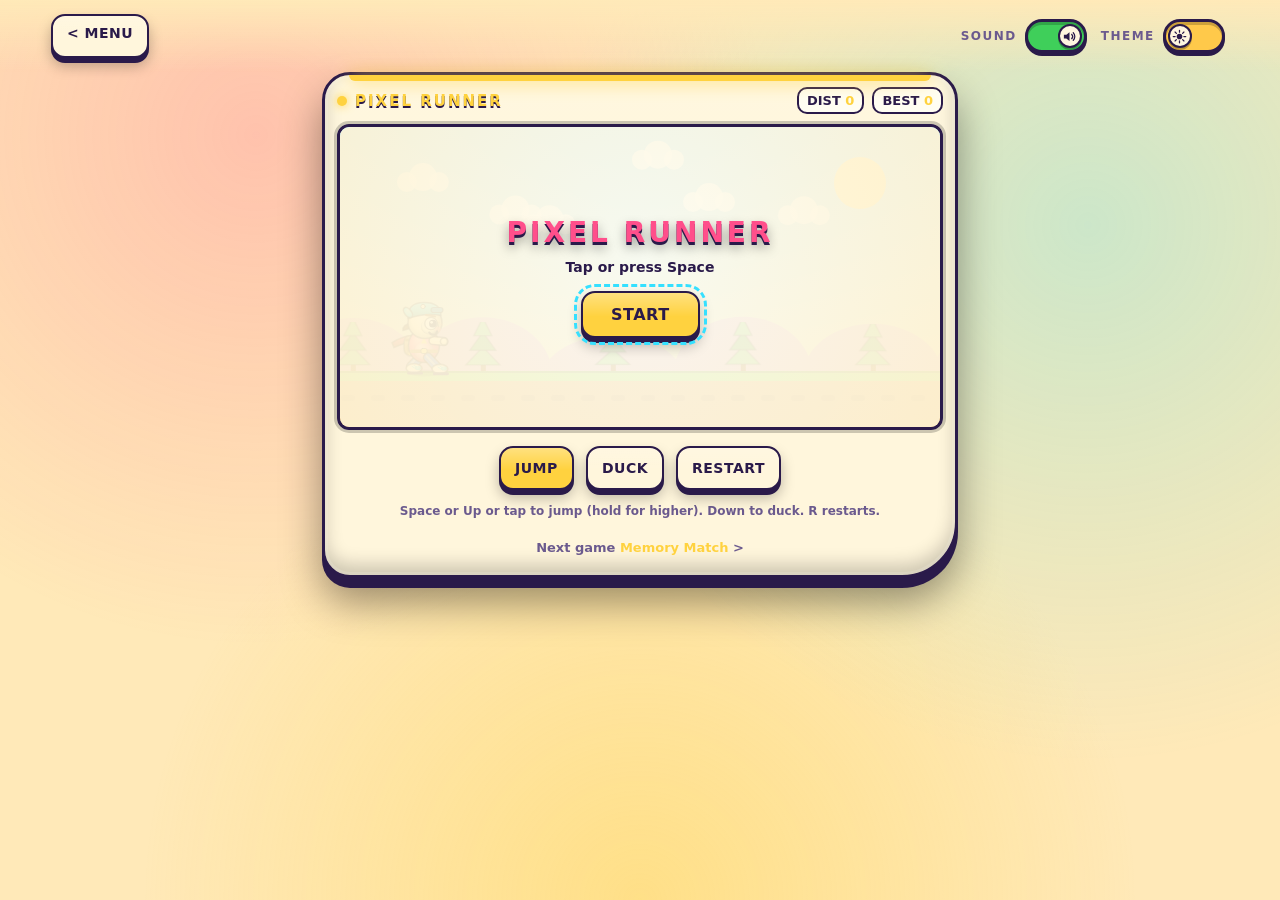
<file: Games/runner/index.html>
<!DOCTYPE html>
<html lang="en" data-mode="night">
<head>
  <meta charset="UTF-8">
  <meta name="viewport" content="width=device-width, initial-scale=1.0">
  <meta name="description" content="Pixel Runner - a quick game in Pixel Pocket.">
  <title>Pixel Runner | Pixel Pocket</title>
  <link rel="icon" href="../../favicon.svg" type="image/svg+xml">
  <link rel="stylesheet" href="../../pixel.css">
</head>
<body>
  <a class="skip" href="#cv">Skip to game</a>
  <header class="bar">
    <a class="btn alt" href="../../index.html">&lt; Menu</a>
    <div class="bar-r"><button class="tgl" id="sound-btn" type="button" role="switch" aria-checked="true" aria-label="Sound"><span class="tgl-label">Sound</span><span class="tgl-track"><span class="tgl-knob"><svg class="i-on" viewBox="0 0 24 24" aria-hidden="true"><path d="M3 9v6h4l5 4V5L7 9H3z" fill="currentColor"/><path d="M15.5 8.5a5 5 0 0 1 0 7M18 6a8.5 8.5 0 0 1 0 12" fill="none" stroke="currentColor" stroke-width="2" stroke-linecap="round"/></svg><svg class="i-off" viewBox="0 0 24 24" aria-hidden="true"><path d="M3 9v6h4l5 4V5L7 9H3z" fill="currentColor"/><path d="M16 9l5 6M21 9l-5 6" fill="none" stroke="currentColor" stroke-width="2" stroke-linecap="round"/></svg></span></span></button><button class="tgl" id="mode-btn" type="button" role="switch" aria-checked="true" aria-label="Night mode"><span class="tgl-label">Theme</span><span class="tgl-track"><span class="tgl-knob"><svg class="i-on" viewBox="0 0 24 24" aria-hidden="true"><path d="M20 14.5A8.5 8.5 0 0 1 9.5 4a8.5 8.5 0 1 0 10.5 10.5z" fill="currentColor"/></svg><svg class="i-off" viewBox="0 0 24 24" aria-hidden="true"><circle cx="12" cy="12" r="4.5" fill="currentColor"/><path d="M12 2v3M12 19v3M2 12h3M19 12h3M4.9 4.9l2.1 2.1M17 17l2.1 2.1M4.9 19.1L7 17M17 7l2.1-2.1" stroke="currentColor" stroke-width="2" stroke-linecap="round"/></svg></span></span></button></div>
  </header>
  <main>
    <section class="handheld" style="--w:640px" aria-label="Pixel Runner">
      <div class="hh-top"><h1 class="tag" style="margin:0;font-size:13px"><span class="led"></span>Pixel Runner</h1><div class="hud"><span>Dist <b id="sc">0</b></span><span>Best <b id="bs">0</b></span></div></div>
      <div class="screen">
        <canvas id="cv" width="600" height="300" role="img" aria-label="Pixel Runner"></canvas>
        <div class="overlay" id="ov"><h2 id="ov-t">Pixel Runner</h2><p id="ov-p">Tap to run</p><button class="btn" id="start" type="button">Start</button></div>
      </div>
      <div class="hh-foot"><button class="btn" id="jump" type="button">Jump</button><button class="btn alt" id="duck" type="button">Duck</button><button class="btn alt" id="again" type="button">Restart</button></div>
      <p class="help">Space or Up or tap to jump (hold for higher). Down to duck. R restarts.</p>
    </section>
  </main>
  <script src="../../pixel.js"></script>
  <script src="../../props.js"></script>
  <script src="game.js"></script>
</body>
</html>
</file>
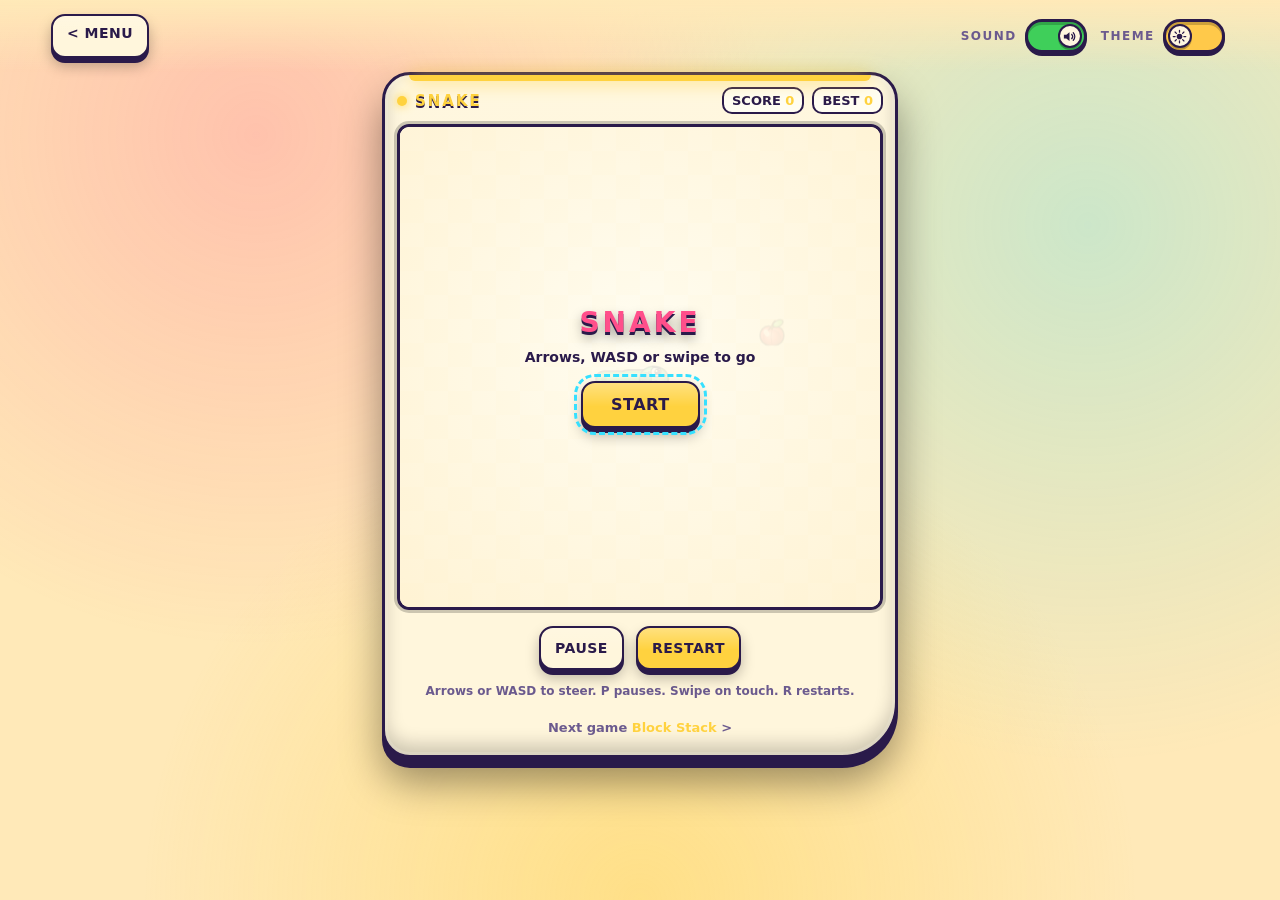
<file: Games/snake/index.html>
<!DOCTYPE html>
<html lang="en" data-mode="night">
<head>
  <meta charset="UTF-8">
  <meta name="viewport" content="width=device-width, initial-scale=1.0">
  <meta name="description" content="Snake - a quick game in Pixel Pocket.">
  <title>Snake | Pixel Pocket</title>
  <link rel="icon" href="../../favicon.svg" type="image/svg+xml">
  <link rel="stylesheet" href="../../pixel.css">
</head>
<body>
  <a class="skip" href="#cv">Skip to game</a>
  <header class="bar">
    <a class="btn alt" href="../../index.html">&lt; Menu</a>
    <div class="bar-r"><button class="tgl" id="sound-btn" type="button" role="switch" aria-checked="true" aria-label="Sound"><span class="tgl-label">Sound</span><span class="tgl-track"><span class="tgl-knob"><svg class="i-on" viewBox="0 0 24 24" aria-hidden="true"><path d="M3 9v6h4l5 4V5L7 9H3z" fill="currentColor"/><path d="M15.5 8.5a5 5 0 0 1 0 7M18 6a8.5 8.5 0 0 1 0 12" fill="none" stroke="currentColor" stroke-width="2" stroke-linecap="round"/></svg><svg class="i-off" viewBox="0 0 24 24" aria-hidden="true"><path d="M3 9v6h4l5 4V5L7 9H3z" fill="currentColor"/><path d="M16 9l5 6M21 9l-5 6" fill="none" stroke="currentColor" stroke-width="2" stroke-linecap="round"/></svg></span></span></button><button class="tgl" id="mode-btn" type="button" role="switch" aria-checked="true" aria-label="Night mode"><span class="tgl-label">Theme</span><span class="tgl-track"><span class="tgl-knob"><svg class="i-on" viewBox="0 0 24 24" aria-hidden="true"><path d="M20 14.5A8.5 8.5 0 0 1 9.5 4a8.5 8.5 0 1 0 10.5 10.5z" fill="currentColor"/></svg><svg class="i-off" viewBox="0 0 24 24" aria-hidden="true"><circle cx="12" cy="12" r="4.5" fill="currentColor"/><path d="M12 2v3M12 19v3M2 12h3M19 12h3M4.9 4.9l2.1 2.1M17 17l2.1 2.1M4.9 19.1L7 17M17 7l2.1-2.1" stroke="currentColor" stroke-width="2" stroke-linecap="round"/></svg></span></span></button></div>
  </header>
  <main>
    <section class="handheld" style="--w:560px" aria-label="Snake">
      <div class="hh-top"><h1 class="tag" style="margin:0;font-size:13px"><span class="led"></span>Snake</h1><div class="hud"><span>Score <b id="sc">0</b></span><span>Best <b id="bs">0</b></span></div></div>
      <div class="screen">
        <canvas id="cv" width="480" height="480" role="img" aria-label="Snake board"></canvas>
        <div class="overlay" id="ov"><h2 id="ov-t">Snake</h2><p id="ov-p">Press any arrow or tap Start</p><button class="btn" id="start" type="button">Start</button></div>
      </div>
      <div class="hh-foot"><button class="btn alt" id="pause" type="button">Pause</button><button class="btn" id="again" type="button">Restart</button></div>
      <div class="pad" aria-label="Touch controls"><button class="btn u" data-k="ArrowUp" aria-label="Up">^</button><button class="btn l" data-k="ArrowLeft" aria-label="Left">&lt;</button><button class="btn r" data-k="ArrowRight" aria-label="Right">&gt;</button><button class="btn d" data-k="ArrowDown" aria-label="Down">v</button></div>
      <p class="help">Arrows or WASD to steer. P pauses. Swipe on touch. R restarts.</p>
    </section>
  </main>
  <script src="../../pixel.js"></script>
  <script src="../../props.js"></script>
  <script src="game.js"></script>
</body>
</html>
</file>
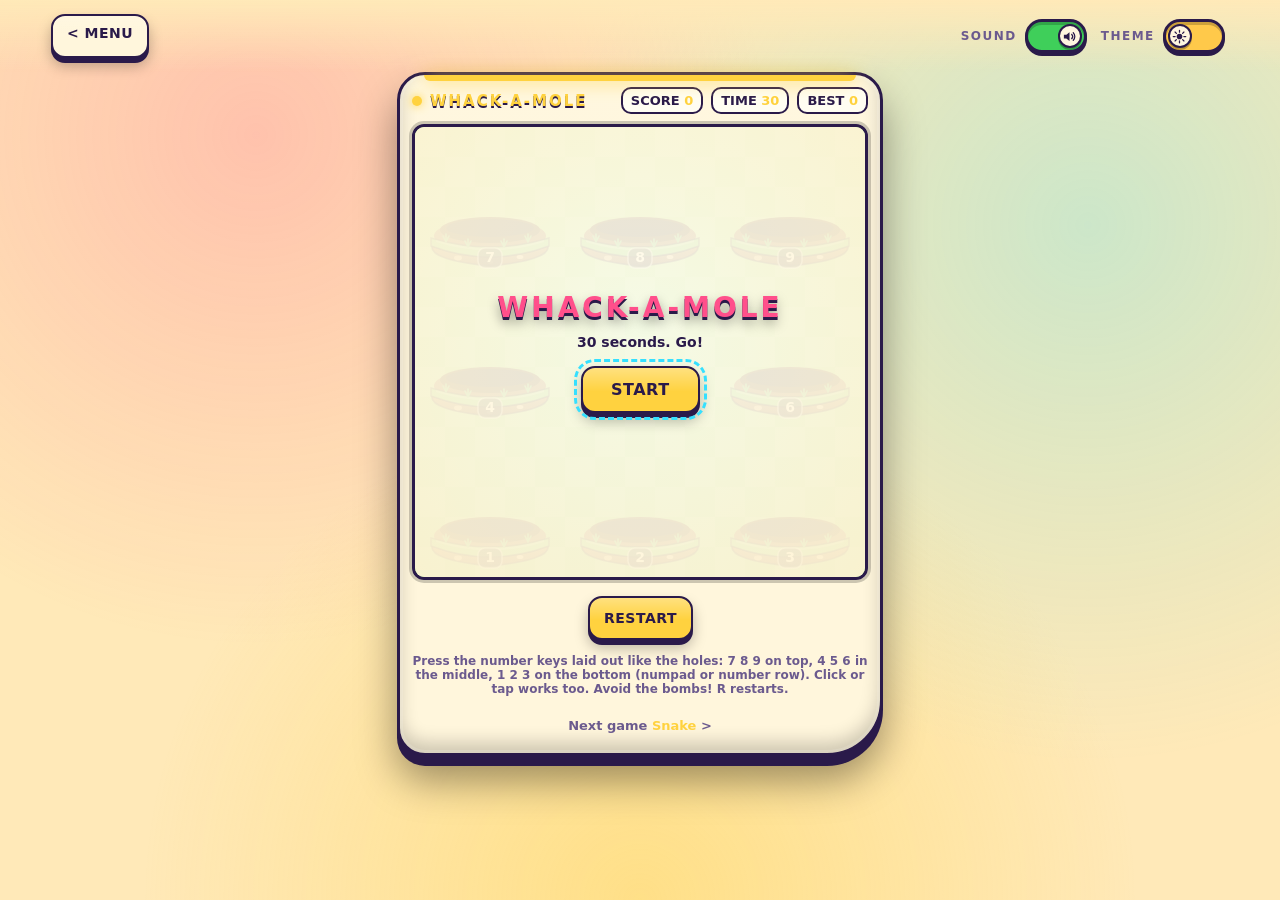
<file: Games/whack/index.html>
<!DOCTYPE html>
<html lang="en" data-mode="night">
<head>
  <meta charset="UTF-8">
  <meta name="viewport" content="width=device-width, initial-scale=1.0">
  <meta name="description" content="Whack-a-Mole - a quick game in Pixel Pocket.">
  <title>Whack-a-Mole | Pixel Pocket</title>
  <link rel="icon" href="../../favicon.svg" type="image/svg+xml">
  <link rel="stylesheet" href="../../pixel.css">
</head>
<body>
  <a class="skip" href="#cv">Skip to game</a>
  <header class="bar">
    <a class="btn alt" href="../../index.html">&lt; Menu</a>
    <div class="bar-r"><button class="tgl" id="sound-btn" type="button" role="switch" aria-checked="true" aria-label="Sound"><span class="tgl-label">Sound</span><span class="tgl-track"><span class="tgl-knob"><svg class="i-on" viewBox="0 0 24 24" aria-hidden="true"><path d="M3 9v6h4l5 4V5L7 9H3z" fill="currentColor"/><path d="M15.5 8.5a5 5 0 0 1 0 7M18 6a8.5 8.5 0 0 1 0 12" fill="none" stroke="currentColor" stroke-width="2" stroke-linecap="round"/></svg><svg class="i-off" viewBox="0 0 24 24" aria-hidden="true"><path d="M3 9v6h4l5 4V5L7 9H3z" fill="currentColor"/><path d="M16 9l5 6M21 9l-5 6" fill="none" stroke="currentColor" stroke-width="2" stroke-linecap="round"/></svg></span></span></button><button class="tgl" id="mode-btn" type="button" role="switch" aria-checked="true" aria-label="Night mode"><span class="tgl-label">Theme</span><span class="tgl-track"><span class="tgl-knob"><svg class="i-on" viewBox="0 0 24 24" aria-hidden="true"><path d="M20 14.5A8.5 8.5 0 0 1 9.5 4a8.5 8.5 0 1 0 10.5 10.5z" fill="currentColor"/></svg><svg class="i-off" viewBox="0 0 24 24" aria-hidden="true"><circle cx="12" cy="12" r="4.5" fill="currentColor"/><path d="M12 2v3M12 19v3M2 12h3M19 12h3M4.9 4.9l2.1 2.1M17 17l2.1 2.1M4.9 19.1L7 17M17 7l2.1-2.1" stroke="currentColor" stroke-width="2" stroke-linecap="round"/></svg></span></span></button></div>
  </header>
  <main>
    <section class="handheld" style="--w:520px" aria-label="Whack-a-Mole">
      <div class="hh-top"><h1 class="tag" style="margin:0;font-size:13px"><span class="led"></span>Whack-a-Mole</h1><div class="hud"><span>Score <b id="sc">0</b></span><span>Time <b id="tm">30</b></span><span>Best <b id="bs">0</b></span></div></div>
      <div class="screen">
        <canvas id="cv" width="450" height="450" role="img" aria-label="Whack-a-Mole"></canvas>
        <div class="overlay" id="ov"><h2 id="ov-t">Whack-a-Mole</h2><p id="ov-p">30 seconds. Go!</p><button class="btn" id="start" type="button">Start</button></div>
      </div>
      <div class="hh-foot"><button class="btn" id="again" type="button">Restart</button></div>
      <p class="help">Press the number keys laid out like the holes: 7 8 9 on top, 4 5 6 in the middle, 1 2 3 on the bottom (numpad or number row). Click or tap works too. Avoid the bombs! R restarts.</p>
    </section>
  </main>
  <script src="../../pixel.js"></script>
  <script src="../../props.js"></script>
  <script src="game.js"></script>
</body>
</html>
</file>
<file: pixel.css>
/* Pixel Pocket - shared design system */
:root {
  --bg: #1a1033; --bg2: #241648; --panel: #2f1d5c; --ink: #fff4d6; --dim: #a99bd1;
  --screen: #0d0820; --line: #0a0618; --accent: #ffd23f; --accent-ink: #1a1033;
  --pink: #ff4f8b; --cyan: #35e0ff; --lime: #8cff5a; --orange: #ff9442;
  --font: "Trebuchet MS", "Segoe UI", system-ui, -apple-system, sans-serif;
}
:root[data-mode="day"] {
  --bg: #ffe9b8; --bg2: #ffd88a; --panel: #fff6dc; --ink: #2a1a4a; --dim: #6b5a8e;
  --screen: #fffdf2; --line: #2a1a4a; --accent-ink: #2a1a4a;
}
* { box-sizing: border-box; }
html { color-scheme: dark; }
:root[data-mode="day"] { color-scheme: light; }
body {
  margin: 0; min-height: 100vh; font-family: var(--font); font-weight: 700; color: var(--ink);
  background-color: var(--bg);
  
  display: flex; flex-direction: column; align-items: center;
}
a { color: inherit; }
.skip { position: absolute; left: -999px; } .skip:focus { left: 8px; top: 8px; background: var(--accent); color: var(--accent-ink); padding: 8px; z-index: 9; }
:focus-visible { outline: 3px dashed var(--cyan); outline-offset: 3px; }

.bar { width: 100%; display: flex; align-items: center; justify-content: space-between; gap: 10px; padding: 14px clamp(14px, 4vw, 56px); }
.logo { text-decoration: none; font-size: 20px; letter-spacing: 2px; text-transform: uppercase; display: flex; align-items: center; gap: 10px; }
.logo i { width: 22px; height: 22px; background: var(--pink); box-shadow: 4px 4px 0 var(--line), inset -4px -4px 0 #0003, inset 4px 4px 0 #fff5; display: inline-block; }
.bar-r { display: flex; gap: 8px; }

/* chunky pixel button */
.btn {
  font: inherit; font-size: 14px; letter-spacing: 1px; text-transform: uppercase; cursor: pointer;
  color: var(--accent-ink); background: var(--accent); border: 3px solid var(--line); padding: 9px 14px;
  box-shadow: 0 5px 0 var(--line); transform: translateY(0); text-decoration: none; display: inline-block;
  min-height: 44px; transition: none;
}
.btn:hover { filter: brightness(1.1); }
.btn:active, .btn.on { transform: translateY(4px); box-shadow: 0 1px 0 var(--line); }
.btn.alt { background: var(--panel); color: var(--ink); }
.btn.sq { width: 44px; padding: 0; text-align: center; }

main { width: 100%; padding: 0 clamp(14px, 4vw, 56px) 24px; flex: 1; }

/* handheld */
.handheld {
  margin: 0 auto; width: min(100%, var(--w, 560px)); background: var(--panel); border: 4px solid var(--line);
  padding: 14px; box-shadow: 8px 8px 0 var(--line), inset 0 0 0 4px #fff2;
  border-radius: 6px 6px 40px 6px;
}
.hh-top { display: flex; justify-content: space-between; align-items: center; gap: 8px; margin-bottom: 10px; flex-wrap: wrap; }
.tag { font-size: 13px; letter-spacing: 2px; text-transform: uppercase; display: flex; align-items: center; gap: 8px; }
.led { width: 10px; height: 10px; background: var(--lime); box-shadow: 0 0 8px var(--lime);  }
@keyframes blink { 50% { opacity: .35; } }
.hud { display: flex; gap: 8px; font-size: 13px; }
.hud span { background: var(--screen); border: 3px solid var(--line); padding: 4px 8px; text-transform: uppercase; }
.hud b { color: var(--accent); }
.screen { position: relative; background: var(--screen); border: 4px solid var(--line); display: flex; justify-content: center; }
.screen canvas { display: block; max-width: 100%; height: auto; touch-action: none; }
.hh-foot { display: flex; justify-content: center; gap: 12px; margin-top: 16px; flex-wrap: wrap; align-items: center; }
.help { text-align: center; font-size: 12px; color: var(--dim); margin: 14px 0 0; }

.overlay { position: absolute; inset: 0; background: #0009; display: flex; flex-direction: column; align-items: center; justify-content: center; gap: 10px; text-align: center; padding: 12px; color: #fff4d6; }
:root[data-mode="day"] .overlay { background: #fffdf2d9; color: #2a1a4a; }
.overlay[hidden] { display: none; }
.overlay h2 { margin: 0; font-size: 28px; letter-spacing: 3px; text-transform: uppercase; color: var(--accent); text-shadow: 3px 3px 0 var(--line); }
:root[data-mode="day"] .overlay h2 { color: var(--pink); }
.overlay p { margin: 0; font-size: 14px; }

/* d-pad */
.pad { display: none; grid-template: repeat(3, 56px) / repeat(3, 56px); gap: 4px; justify-content: center; margin-top: 16px; }
@media (pointer: coarse) { .pad { display: grid; } }
.pad .btn { padding: 0; font-size: 20px; min-height: 0; }
.pad .u { grid-area: 1/2; } .pad .l { grid-area: 2/1; } .pad .r { grid-area: 2/3; } .pad .d { grid-area: 3/2; }

/* hub */
.hero { text-align: center; padding: 10px 0 24px; }
.hero h1 { margin: 0; font-size: clamp(34px, 8vw, 64px); letter-spacing: 4px; text-transform: uppercase; color: var(--accent); text-shadow: 4px 4px 0 var(--pink), 8px 8px 0 var(--line); line-height: 1.05; }
.hero p { margin: 22px auto 0; max-width: 480px; color: var(--dim); font-size: 15px; }
.carts { list-style: none; padding: 0; margin: 0; display: grid; grid-template-columns: repeat(auto-fit, minmax(260px, 1fr)); gap: 24px; }
.cart {
  display: block; text-decoration: none; background: var(--c); color: #1a1033; border: 4px solid var(--line);
  padding: 12px; box-shadow: 8px 8px 0 var(--line); position: relative; clip-path: none;
  border-radius: 4px 4px 0 0; 
}
.cart:hover, .cart:focus-visible { transform: translate(-4px, -6px); box-shadow: 12px 14px 0 var(--line); }
.cart:active { transform: translate(4px, 4px); box-shadow: 4px 4px 0 var(--line); }
.cart .art { background: #1a1033; border: 4px solid var(--line); height: 110px; display: flex; align-items: center; justify-content: center; }
.cart .art canvas { width: 96px; height: 96px; }
.cart h2 { margin: 12px 0 2px; font-size: 20px; text-transform: uppercase; letter-spacing: 2px; }
.cart p { margin: 0; font-size: 13px; font-weight: 700; opacity: .85; }
.cart .score { margin-top: 10px; display: inline-block; background: #1a1033; color: var(--c); padding: 3px 8px; font-size: 12px; text-transform: uppercase; }
.cart::after { content: ""; display: block; height: 10px; margin: 10px -12px -12px; background: repeating-linear-gradient(90deg, var(--line) 0 6px, transparent 6px 12px); opacity: .5; }

@media (prefers-reduced-motion: reduce) { .led { animation: none; } .cart { transition: none; } }


/* ---- smooth, lively skin (overrides the chunky base) ---- */
body::before { content: ""; position: fixed; inset: 0; z-index: -1; pointer-events: none; transform: translateZ(0); background: radial-gradient(circle at 20% 15%, #ff4f8b33, transparent 40%), radial-gradient(circle at 85% 25%, #35e0ff2e, transparent 42%), radial-gradient(circle at 50% 100%, #ffd23f26, transparent 45%); }
body { background-image: none; image-rendering: auto; }
/* day */
:root[data-mode="day"] body::before { background: radial-gradient(circle at 20% 15%, #ff4f8b40, transparent 40%), radial-gradient(circle at 85% 25%, #35e0ff40, transparent 42%), radial-gradient(circle at 50% 100%, #ffd23f66, transparent 45%); }
.btn { border-radius: 14px; border-width: 2px; box-shadow: 0 5px 0 var(--line), 0 8px 14px #0004; font-weight: 800; letter-spacing: .5px; background-image: linear-gradient(180deg, #ffffff55, #ffffff00 55%); transition: transform .08s, filter .15s; }
.btn.alt { background-image: linear-gradient(180deg, #ffffff22, #ffffff00 55%); }
.btn:active, .btn.on { transform: translateY(4px); box-shadow: 0 1px 0 var(--line); }
.logo i { border-radius: 8px; box-shadow: 0 3px 0 var(--line), inset 0 -4px 0 #0003, inset 0 3px 0 #fff6; }
.handheld { border-radius: 28px 28px 56px 28px; border-width: 3px; box-shadow: 0 10px 0 var(--line), 0 24px 40px #0006, inset 0 0 0 3px #fff2, inset 0 -10px 18px #0003; background-image: linear-gradient(180deg, #ffffff18, #ffffff00 30%); animation: rise .45s cubic-bezier(.2,1.3,.4,1) both; }
@keyframes rise { from { transform: translateY(24px) scale(.97); opacity: 0; } to { transform: none; opacity: 1; } }
.hud span { border-radius: 10px; border-width: 2px; }
.screen { border-radius: 16px; border-width: 4px; overflow: hidden; box-shadow: inset 0 0 24px #0008; }
.screen canvas { image-rendering: auto; }
.led { border-radius: 50%; animation: pulse 1.6s ease-in-out infinite; }
@keyframes pulse { 50% { opacity: .45; transform: scale(.85); } }
.overlay { backdrop-filter: none; border-radius: 12px; animation: fade .2s ease both; }
@keyframes fade { from { opacity: 0; } to { opacity: 1; } }
.overlay h2 { text-shadow: 0 3px 0 var(--line), 0 6px 12px #0006; animation: wob 1.2s ease-in-out infinite alternate; }
@keyframes wob { from { transform: translateY(0) rotate(-1.5deg); } to { transform: translateY(-5px) rotate(1.5deg); } }
.hero h1 { text-shadow: 0 4px 0 var(--pink), 0 8px 0 var(--line), 0 18px 28px #0005; animation: bob 2.4s ease-in-out infinite alternate; }
@keyframes bob { from { transform: translateY(0) rotate(-1deg); } to { transform: translateY(-8px) rotate(1deg); } }
.cart { border-radius: 22px 22px 14px 14px; border-width: 3px; box-shadow: 0 8px 0 var(--line), 0 16px 24px #0004; transition: transform .18s cubic-bezier(.2,1.4,.4,1), box-shadow .18s; background-image: linear-gradient(180deg, #ffffff40, #ffffff00 45%); }
.cart:hover, .cart:focus-visible { transform: translateY(-8px) rotate(-.6deg); box-shadow: 0 14px 0 var(--line), 0 26px 32px #0005; }
.cart:active { transform: translateY(3px); box-shadow: 0 3px 0 var(--line); }
.cart .art { border-radius: 14px; border-width: 3px; background: radial-gradient(circle at 50% 40%, #4a2c92, #160b34); }
.cart .art::before { display: none; }
.cart .art canvas { width: 96px; height: 96px; image-rendering: auto; animation: hop 1.2s ease-in-out infinite alternate; }
.carts li:nth-child(even) .art canvas { animation-delay: .6s; }
@keyframes hop { from { transform: translateY(4px) scale(.96); } to { transform: translateY(-5px) scale(1.04); } }
.cart:hover .art canvas { animation-duration: .35s; }
.cart::before { border-radius: 8px; content: "PLAY"; }
.cart::after { display: none; }
.cart .score { border-radius: 10px; padding: 3px 10px; }
.carts li { animation: rise .5s cubic-bezier(.2,1.3,.4,1) both; }
.carts li:nth-child(n) { animation-delay: calc(var(--i, 0) * 45ms); }
.pad .btn { border-radius: 50%; }
@media (prefers-reduced-motion: reduce) { .handheld, .hero h1, .carts li, .cart .art canvas, .overlay h2, .led { animation: none; } .cart { transition: none; } }

/* ---- performance ---- */
.hero h1 { animation: none; will-change: auto; }
.hero h1 span { display: inline-block; }
.cart, .handheld, .btn { contain: layout style; }
.cart { will-change: transform; }
.cart .art canvas { will-change: transform; }
.carts li { animation-fill-mode: backwards; }
@media (max-width: 700px) { .cart .art canvas { animation: none; } .handheld { box-shadow: 0 6px 0 var(--line); } }

/* ---- design pass: accent per game, hierarchy, polish ---- */
.handheld { --c: var(--accent); position: relative; }
.handheld::before { content: ""; position: absolute; left: 24px; right: 24px; top: 0; height: 6px; border-radius: 0 0 8px 8px; background: var(--c); box-shadow: 0 0 18px var(--c); }
.hh-top .tag { color: var(--c); text-shadow: 0 2px 0 var(--line); font-size: 15px !important; }
.hh-top .led { background: var(--c); box-shadow: 0 0 10px var(--c); }
.hud b { font-variant-numeric: tabular-nums; min-width: 1ch; display: inline-block; }
.next { display: block; text-align: center; margin: 14px auto 0; font-size: 13px; color: var(--dim); text-decoration: none; padding: 8px 12px; border-radius: 12px; }
.next b { color: var(--c); }
.next:hover, .next:focus-visible { background: #ffffff14; }
.overlay { background: radial-gradient(circle at 50% 45%, #0b0620cc, #0b0620ee); }
:root[data-mode="day"] .overlay { background: radial-gradient(circle at 50% 45%, #fffdf2e6, #fff3d4f2); }
.overlay .btn { margin-top: 6px; padding: 12px 28px; font-size: 16px; }
.hero { padding: 18px 0 30px; }
.hero h1 { letter-spacing: 6px; }
.hero p { font-size: 17px; line-height: 1.5; }
.hero::after { content: ""; display: block; width: 120px; height: 6px; margin: 26px auto 0; border-radius: 6px; background: linear-gradient(90deg, var(--pink), var(--accent), var(--cyan), var(--lime)); }
.carts { gap: 28px 24px; }
.cart h2 { font-size: 21px; letter-spacing: 1px; margin-top: 14px; }
.cart p { min-height: 2.6em; line-height: 1.3; }
.cart .score { margin-top: 4px; }
.bar { position: sticky; top: 0; z-index: 5; background: linear-gradient(180deg, var(--bg), transparent); }
.btn:focus-visible, .cart:focus-visible { outline-offset: 4px; }
@media (max-width: 520px) { .hero h1 { letter-spacing: 3px; } .hud { flex-wrap: wrap; } .bar { padding: 10px; } }

/* ---- toggle switches ---- */
.tgl { display: inline-flex; align-items: center; gap: 8px; background: none; border: 0; padding: 4px; font: inherit; color: var(--ink); cursor: pointer; min-height: 44px; border-radius: 999px; -webkit-tap-highlight-color: transparent; }
.tgl-label { font-size: 12px; font-weight: 800; letter-spacing: 1.5px; text-transform: uppercase; color: var(--dim); }
.tgl-track { position: relative; width: 62px; height: 34px; flex: none; border-radius: 999px; border: 3px solid var(--line); background: #6b5a8e; box-shadow: inset 0 3px 0 #0003, 0 3px 0 var(--line); transition: background .25s; }
.tgl[aria-checked="true"] .tgl-track { background: var(--c2, var(--lime)); }
#mode-btn { --c2: #6a4bd6; }
:root[data-mode="day"] #mode-btn .tgl-track { background: #ffc94a; }
#sound-btn { --c2: #3fcf5a; }
.tgl-knob { position: absolute; top: 2px; left: 2px; width: 24px; height: 24px; border-radius: 50%; background: #fff6e0; border: 2px solid var(--line); box-shadow: 0 2px 0 #0004; display: grid; place-items: center; color: #2a1a4a; transition: transform .28s cubic-bezier(.3,1.6,.5,1); }
.tgl[aria-checked="true"] .tgl-knob { transform: translateX(28px); }
.tgl-knob svg { width: 15px; height: 15px; grid-area: 1 / 1; }
.tgl .i-off { display: block; } .tgl .i-on { display: none; }
.tgl[aria-checked="true"] .i-on { display: block; } .tgl[aria-checked="true"] .i-off { display: none; }
.tgl:active .tgl-knob { width: 28px; }
.tgl[aria-checked="true"]:active .tgl-knob { transform: translateX(24px); }
.tgl:hover .tgl-track { filter: brightness(1.1); }
.tgl:focus-visible { outline: 3px dashed var(--cyan); outline-offset: 2px; }
.bar-r { gap: 6px; align-items: center; }
@media (max-width: 520px) { .tgl-label { display: none; } }
@media (prefers-reduced-motion: reduce) { .tgl-knob, .tgl-track { transition: none; } }

/* ---- one console, one screen: the console hugs the game ---- */
.handheld { width: fit-content; max-width: 100%; min-width: 0; padding: 12px; display: flex; flex-direction: column; align-items: center; }
.handheld > * { max-width: 100%; }
.hh-top, .hh-foot, .help, .pad, .next { width: 0; min-width: 100%; }
.hh-top { margin-bottom: 10px; }
.screen { width: fit-content; max-width: 100%; border-width: 3px; border-radius: 12px; background: transparent; box-shadow: inset 0 0 0 1px #fff2, 0 0 0 3px #0003; }
.screen canvas { display: block; max-width: 100%; height: auto; border-radius: 9px; }
.overlay { border-radius: 9px; }
.screen::after { display: none; }
.hh-top { gap: 6px 10px; }
.hud { flex-wrap: wrap; }
.screen canvas { max-width: calc(100vw - 72px); }

/* ---- keyboard access ---- */
.sr { position: absolute; width: 1px; height: 1px; overflow: hidden; clip: rect(0 0 0 0); white-space: nowrap; }
.screen canvas:focus { outline: none; }
.screen canvas:focus-visible { outline: 4px solid var(--c, var(--accent)); outline-offset: -6px; }
.kbd-hint { margin: 10px auto 0; font-size: 13px; color: var(--dim); }
.kbd-hint kbd { font: inherit; font-size: 11px; font-weight: 800; padding: 2px 7px; border: 2px solid var(--line); border-radius: 7px; background: var(--panel); color: var(--ink); box-shadow: 0 2px 0 var(--line); }

html { scroll-padding-top: 84px; scroll-padding-bottom: 20px; }

.screen canvas { max-width: 100%; }
.handheld { max-width: calc(100vw - 20px); }
.handheld { min-width: min(340px, calc(100vw - 20px)); }
</file>
